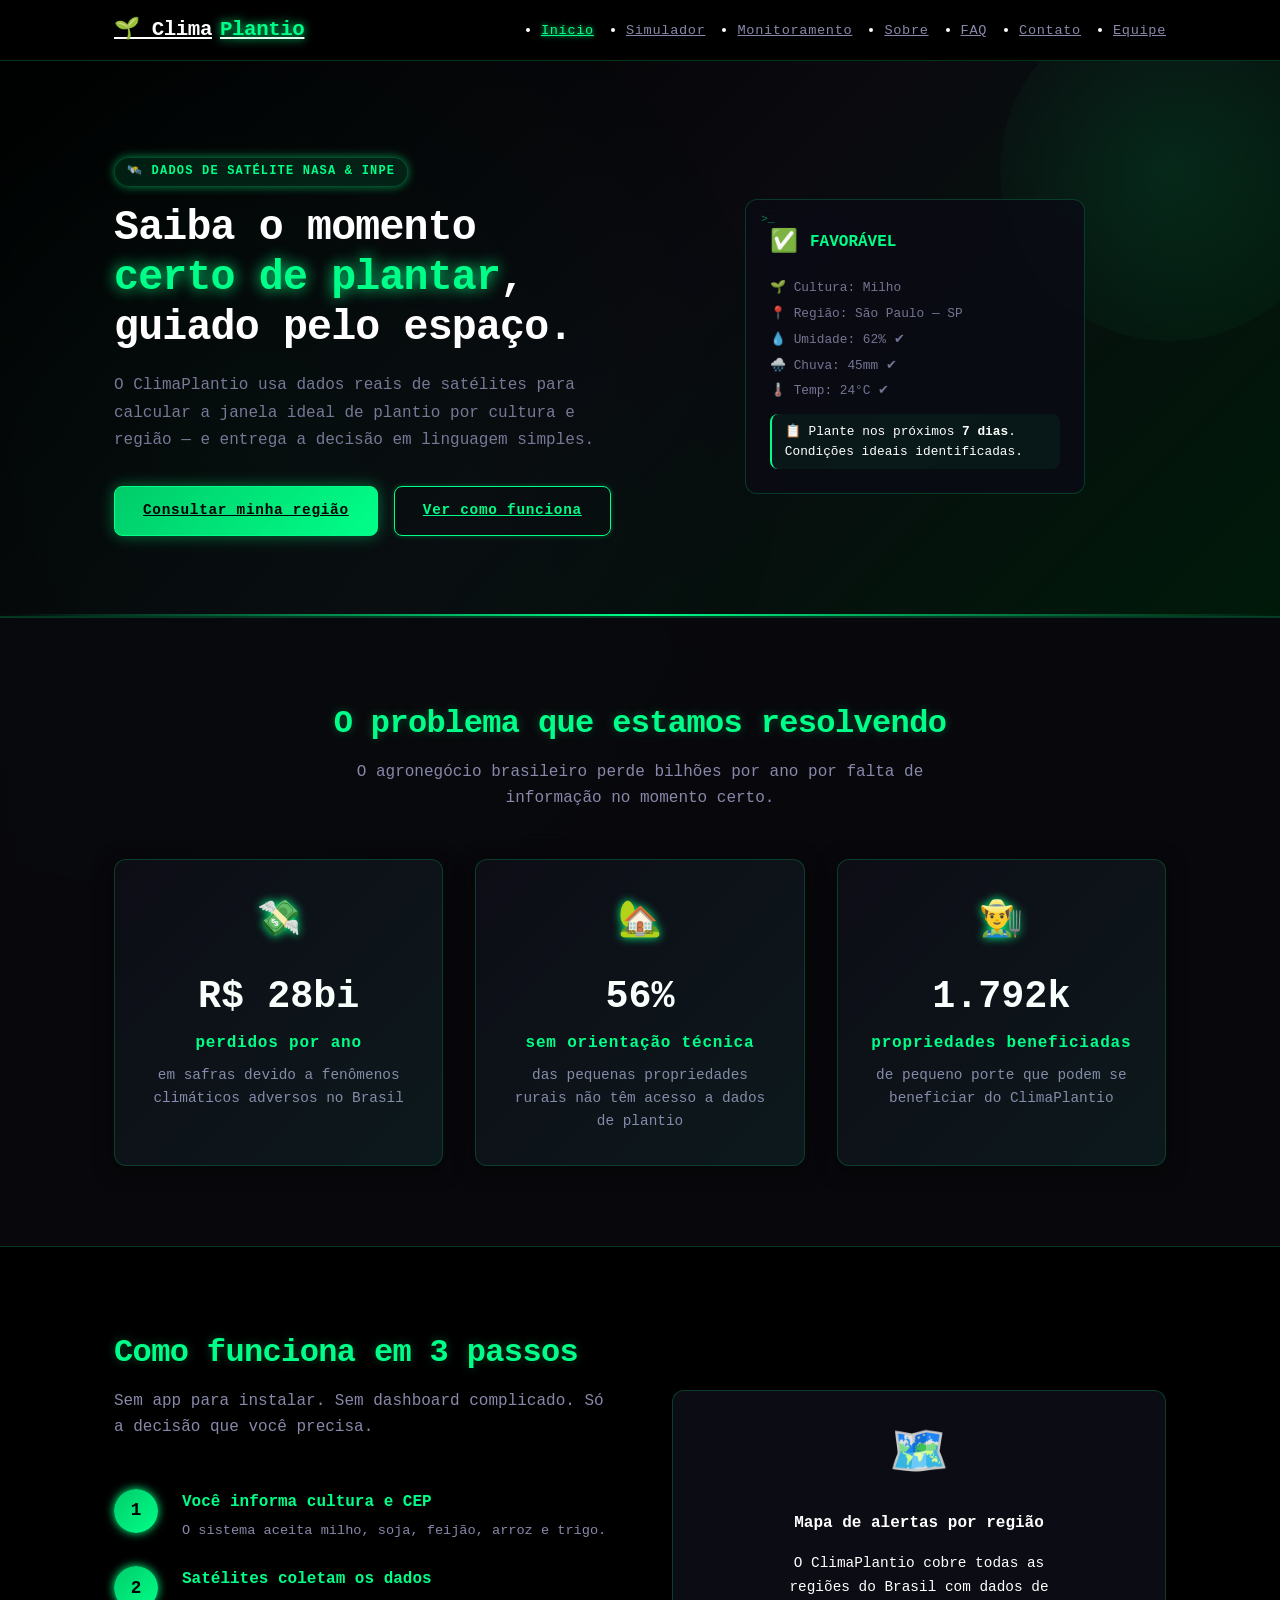
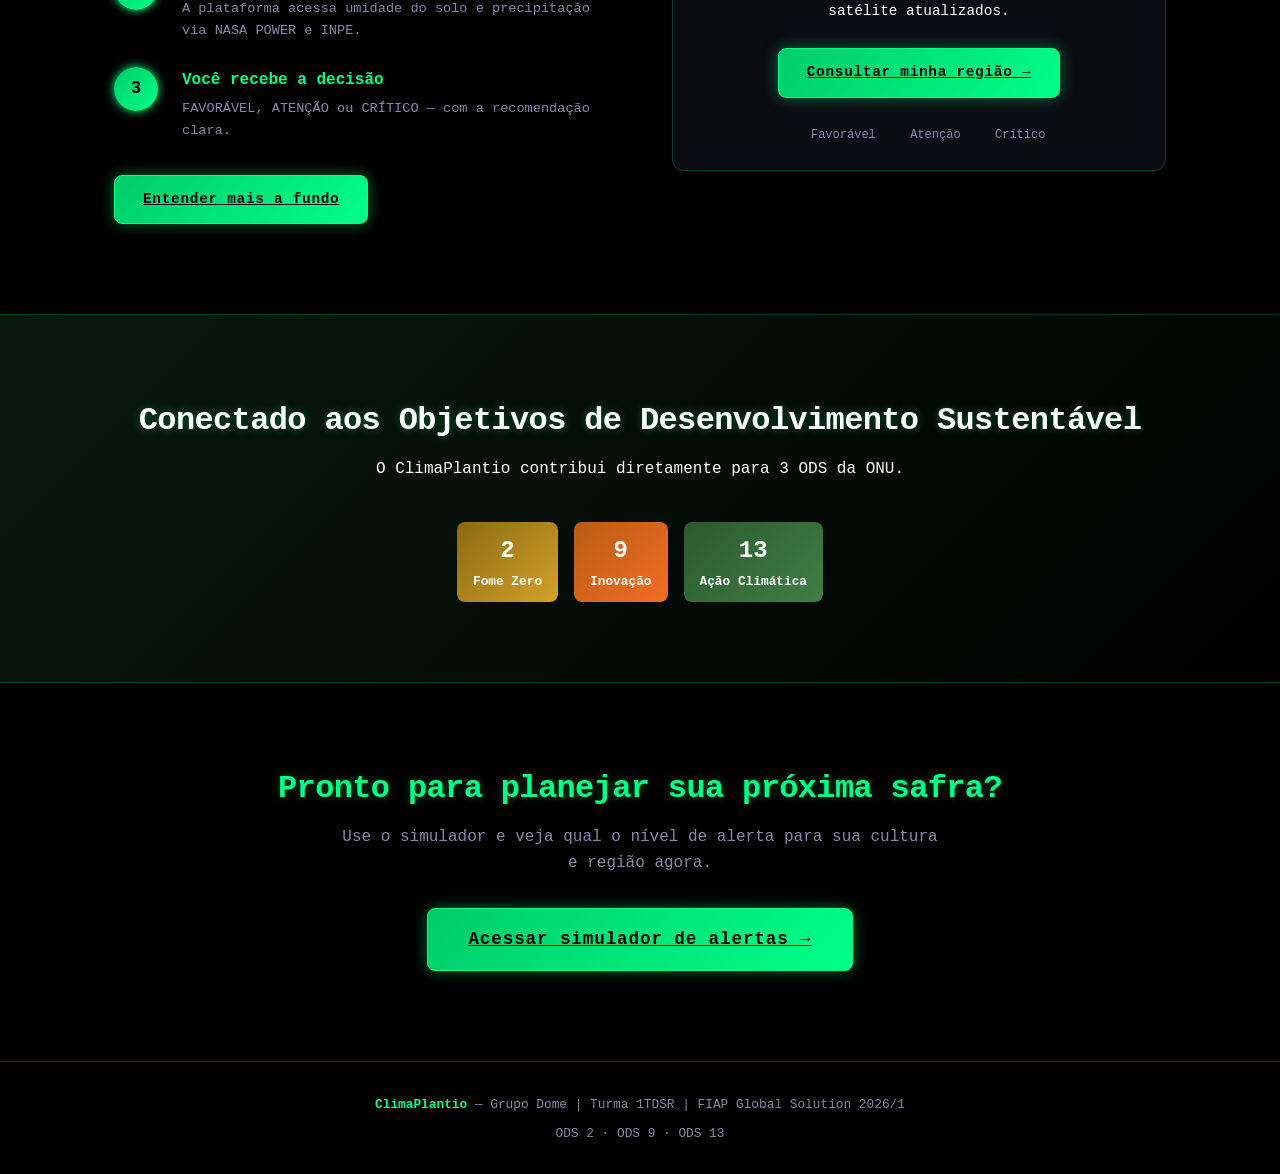
<file: index.html>
<!DOCTYPE html>
<html lang="pt-BR">

<head>
    <meta charset="UTF-8">
    <meta name="viewport" content="width=device-width, initial-scale=1.0">
    <title>ClimaPlantio — Alertas de Plantio via Satélite</title>
    <link rel="stylesheet" href="css/global.css">
    <link rel="stylesheet" href="css/index.css">
</head>

<body>

    <nav class="navbar">
        <div class="container navbar__inner">
            <a href="index.html" class="navbar__logo">🌱 Clima<span>Plantio</span></a>
            <ul class="navbar__links">
                <li><a href="index.html" class="ativo">Início</a></li>
                <li><a href="simulador.html">Simulador</a></li>
                <li><a href="monitoramento.html">Monitoramento</a></li>
                <li><a href="sobre.html">Sobre</a></li>
                <li><a href="faq.html">FAQ</a></li>
                <li><a href="contato.html">Contato</a></li>
                <li><a href="integrantes.html">Equipe</a></li>
            </ul>
            <button class="navbar__hamburguer" aria-label="Abrir menu">
                <span></span><span></span><span></span>
            </button>
        </div>
        <nav class="navbar__mobile">
            <a href="index.html">Início</a>
            <a href="simulador.html">Simulador</a>
            <a href="monitoramento.html">Monitoramento</a>
            <a href="sobre.html">Sobre</a>
            <a href="faq.html">FAQ</a>
            <a href="contato.html">Contato</a>
            <a href="integrantes.html">Equipe</a>
        </nav>
    </nav>

    <section class="hero">
        <div class="container hero__inner">
            <div>
                <div class="hero__tag">
                    <span class="tag tag--verde">🛰️ Dados de Satélite NASA &amp; INPE</span>
                </div>
                <h1 class="hero__titulo">
                    Saiba o momento <em>certo de plantar</em>, guiado pelo espaço.
                </h1>
                <p class="hero__desc">
                    O ClimaPlantio usa dados reais de satélites para calcular a janela ideal de plantio
                    por cultura e região — e entrega a decisão em linguagem simples.
                </p>
                <div class="hero__acoes">
                    <a href="simulador.html" class="btn btn--primario">Consultar minha região</a>
                    <a href="sobre.html" class="btn btn--outline">Ver como funciona</a>
                </div>
            </div>
            <div class="hero__visual">
                <div class="hero__card-alerta">
                    <div class="hero__card-nivel">
                        <span class="icone">✅</span> FAVORÁVEL
                    </div>
                    <div class="hero__card-item">🌱 Cultura: Milho</div>
                    <div class="hero__card-item">📍 Região: São Paulo — SP</div>
                    <div class="hero__card-item">💧 Umidade: 62% ✔</div>
                    <div class="hero__card-item">🌧️ Chuva: 45mm ✔</div>
                    <div class="hero__card-item">🌡️ Temp: 24°C ✔</div>
                    <div class="hero__card-msg">
                        📋 Plante nos próximos <strong>7 dias</strong>. Condições ideais identificadas.
                    </div>
                </div>
            </div>
        </div>
    </section>

    <section class="section section--cinza">
        <div class="container" style="text-align:center;">
            <h2 class="titulo-secao">O problema que estamos resolvendo</h2>
            <p class="subtitulo-secao" style="margin:0 auto 3rem;">O agronegócio brasileiro perde bilhões por ano por
                falta de informação no momento certo.</p>
            <div class="grid-3">
                <div class="card" style="text-align:center;">
                    <div class="card__icone">💸</div>
                    <div style="font-size:2.4rem;font-weight:800;color:var(--vermelho);">
                        R$ <span class="counter" data-target="40">0</span>bi
                    </div>
                    <div class="card__titulo">perdidos por ano</div>
                    <p class="card__texto">em safras devido a fenômenos climáticos adversos no Brasil</p>
                </div>
                <div class="card" style="text-align:center;">
                    <div class="card__icone">🏡</div>
                    <div style="font-size:2.4rem;font-weight:800;color:var(--amarelo);">
                        <span class="counter" data-target="70">0</span>%
                    </div>
                    <div class="card__titulo">sem orientação técnica</div>
                    <p class="card__texto">das pequenas propriedades rurais não têm acesso a dados de plantio</p>
                </div>
                <div class="card" style="text-align:center;">
                    <div class="card__icone">👨‍🌾</div>
                    <div style="font-size:2.4rem;font-weight:800;color:var(--verde-claro);">
                        <span class="counter" data-target="3800">0</span>k
                    </div>
                    <div class="card__titulo">propriedades beneficiadas</div>
                    <p class="card__texto">de pequeno porte que podem se beneficiar do ClimaPlantio</p>
                </div>
            </div>
        </div>
    </section>

    <section class="section">
        <div class="container">
            <div class="grid-2" style="align-items:center;gap:4rem;">
                <div>
                    <h2 class="titulo-secao">Como funciona em 3 passos</h2>
                    <p class="subtitulo-secao">Sem app para instalar. Sem dashboard complicado. Só a decisão que você
                        precisa.</p>
                    <div class="passos">
                        <div class="passo">
                            <div class="passo__num">1</div>
                            <div>
                                <div class="passo__titulo">Você informa cultura e CEP</div>
                                <p class="passo__texto">O sistema aceita milho, soja, feijão, arroz e trigo.</p>
                            </div>
                        </div>
                        <div class="passo">
                            <div class="passo__num">2</div>
                            <div>
                                <div class="passo__titulo">Satélites coletam os dados</div>
                                <p class="passo__texto">A plataforma acessa umidade do solo e precipitação via NASA
                                    POWER e INPE.</p>
                            </div>
                        </div>
                        <div class="passo">
                            <div class="passo__num">3</div>
                            <div>
                                <div class="passo__titulo">Você recebe a decisão</div>
                                <p class="passo__texto">FAVORÁVEL, ATENÇÃO ou CRÍTICO — com a recomendação clara.</p>
                            </div>
                        </div>
                    </div>
                    <div style="margin-top:2rem;">
                        <a href="sobre.html" class="btn btn--primario">Entender mais a fundo</a>
                    </div>
                </div>
                <div>
                    <div class="mapa-container">
                        <div style="font-size:3rem;">🗺️</div>
                        <p style="font-weight:600;color:var(--verde-escuro);">Mapa de alertas por região</p>
                        <p style="font-size:.9rem;color:var(--cinza-medio);max-width:280px;">
                            O ClimaPlantio cobre todas as regiões do Brasil com dados de satélite atualizados.
                        </p>
                        <a href="simulador.html" class="btn btn--primario" style="margin-top:.5rem;">Consultar minha
                            região →</a>
                        <div class="mapa-legenda">
                            <div class="mapa-legenda__item">
                                <div class="mapa-legenda__cor" style="background:var(--verde-claro);"></div> Favorável
                            </div>
                            <div class="mapa-legenda__item">
                                <div class="mapa-legenda__cor" style="background:var(--amarelo);"></div> Atenção
                            </div>
                            <div class="mapa-legenda__item">
                                <div class="mapa-legenda__cor" style="background:var(--vermelho);"></div> Crítico
                            </div>
                        </div>
                    </div>
                </div>
            </div>
        </div>
    </section>

    <section class="section section--verde">
        <div class="container" style="text-align:center;">
            <h2 class="titulo-secao titulo-secao--branco">Conectado aos Objetivos de Desenvolvimento Sustentável</h2>
            <p style="color:var(--verde-mint);margin-bottom:2.5rem;">O ClimaPlantio contribui diretamente para 3 ODS da
                ONU.</p>
            <div class="ods-grid">
                <div class="ods-badge ods-badge--2">
                    <span class="ods-badge__num">2</span>
                    Fome Zero
                </div>
                <div class="ods-badge ods-badge--9">
                    <span class="ods-badge__num">9</span>
                    Inovação
                </div>
                <div class="ods-badge ods-badge--13">
                    <span class="ods-badge__num">13</span>
                    Ação Climática
                </div>
            </div>
        </div>
    </section>

    <section class="section" style="text-align:center;">
        <div class="container">
            <h2 class="titulo-secao">Pronto para planejar sua próxima safra?</h2>
            <p class="subtitulo-secao" style="margin:0 auto 2rem;">Use o simulador e veja qual o nível de alerta para
                sua cultura e região agora.</p>
            <a href="simulador.html" class="btn btn--primario" style="font-size:1.1rem;padding:1rem 2.5rem;">
                Acessar simulador de alertas →
            </a>
        </div>
    </section>

    <footer class="footer">
        <div class="container">
            <p><strong>ClimaPlantio</strong> — Grupo Dome | Turma 1TDSR | FIAP Global Solution 2026/1</p>
            <p style="margin-top:.5rem;">ODS 2 · ODS 9 · ODS 13</p>
        </div>
    </footer>

    <script src="js/global.js"></script>
    <script src="js/index.js"></script>
</body>

</html>
</file>
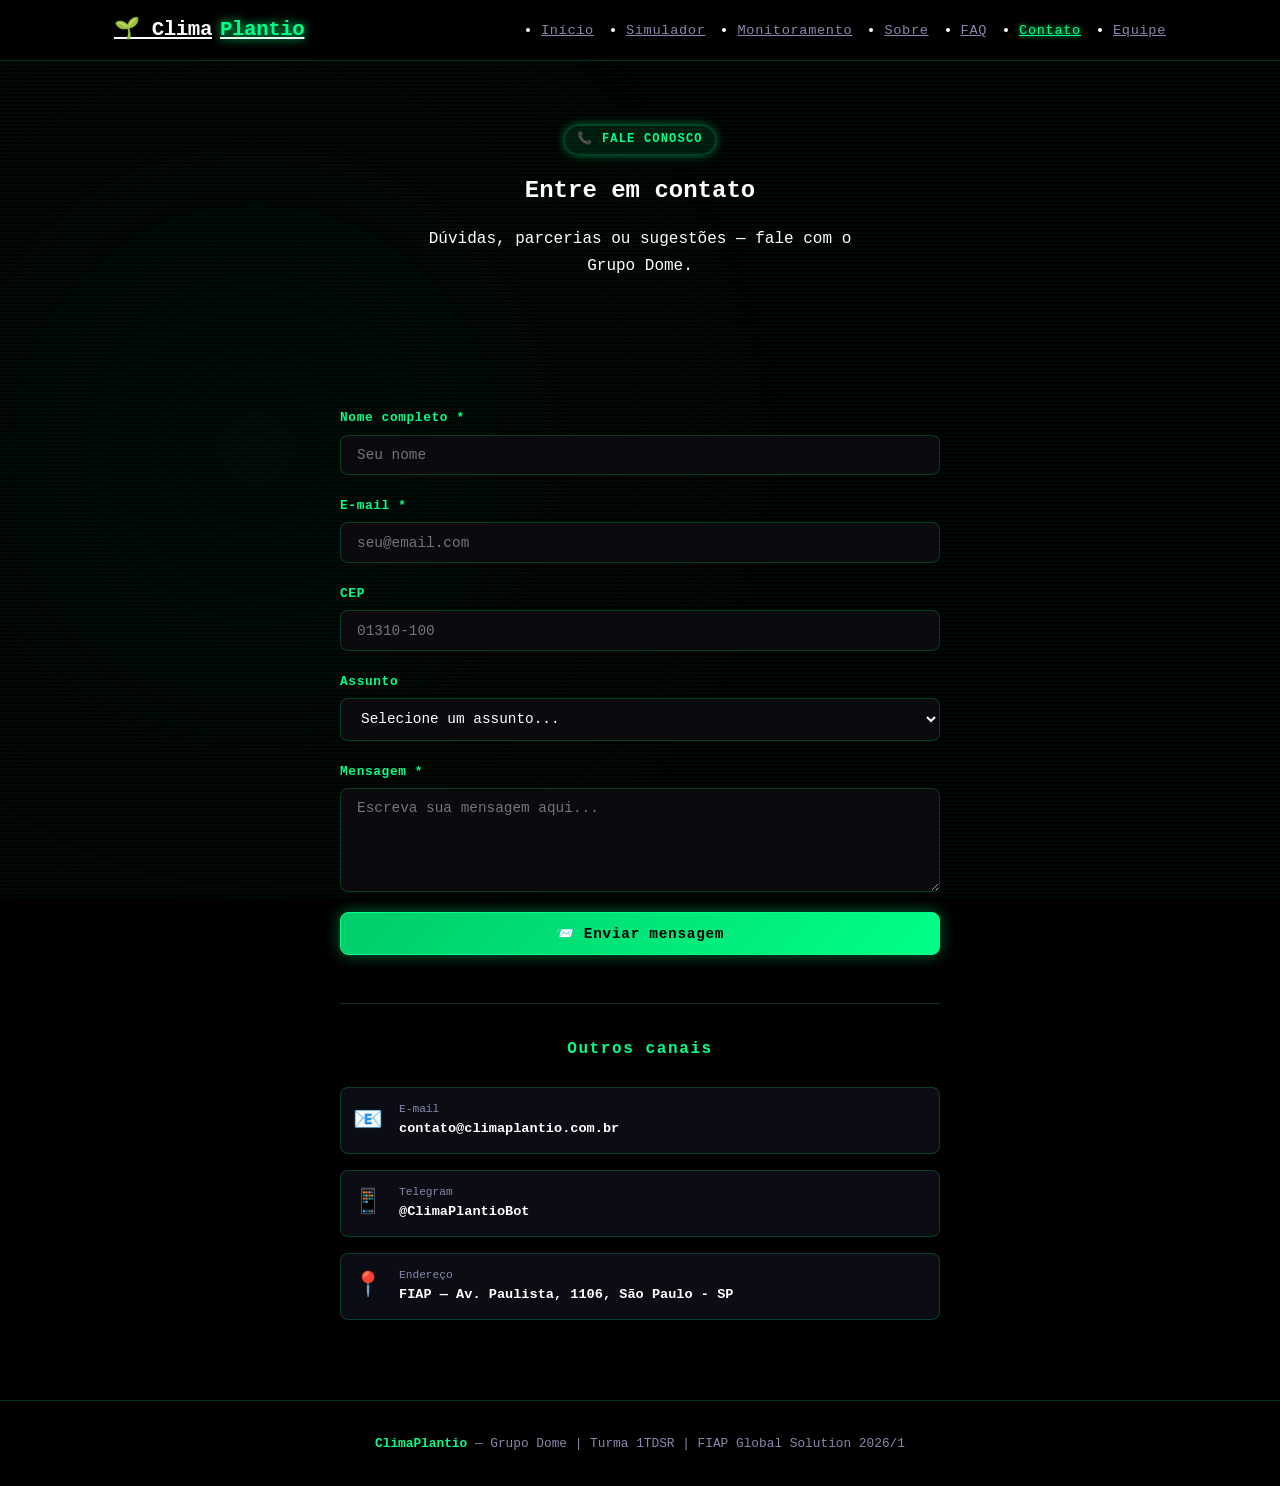
<file: contato.html>
<!DOCTYPE html>
<html lang="pt-BR">

<head>
    <meta charset="UTF-8">
    <meta name="viewport" content="width=device-width, initial-scale=1.0">
    <title>Contato — ClimaPlantio</title>
    <link rel="stylesheet" href="css/global.css">
    <link rel="stylesheet" href="css/contato.css">
</head>

<body>

    <nav class="navbar">
        <div class="container navbar__inner">
            <a href="index.html" class="navbar__logo">🌱 Clima<span>Plantio</span></a>
            <ul class="navbar__links">
                <li><a href="index.html">Início</a></li>
                <li><a href="simulador.html">Simulador</a></li>
                <li><a href="monitoramento.html">Monitoramento</a></li>
                <li><a href="sobre.html">Sobre</a></li>
                <li><a href="faq.html">FAQ</a></li>
                <li><a href="contato.html" class="ativo">Contato</a></li>
                <li><a href="integrantes.html">Equipe</a></li>
            </ul>
            <button class="navbar__hamburguer" aria-label="Abrir menu">
                <span></span><span></span><span></span>
            </button>
        </div>
        <nav class="navbar__mobile">
            <a href="index.html">Início</a>
            <a href="simulador.html">Simulador</a>
            <a href="monitoramento.html">Monitoramento</a>
            <a href="sobre.html">Sobre</a>
            <a href="faq.html">FAQ</a>
            <a href="contato.html">Contato</a>
            <a href="integrantes.html">Equipe</a>
        </nav>
    </nav>

    <section class="hero" style="padding:4rem 0 3rem;">
        <div class="container" style="text-align:center;">
            <span class="tag tag--verde" style="margin-bottom:1rem;display:inline-block;">📞 Fale Conosco</span>
            <h1 class="hero__titulo" style="max-width:540px;margin:0 auto 1rem;">Entre em contato</h1>
            <p class="hero__desc" style="max-width:480px;margin:0 auto;">Dúvidas, parcerias ou sugestões — fale com o
                Grupo Dome.</p>
        </div>
    </section>

    <section class="section">
        <div class="container">
            <form class="form" id="form-contato" novalidate>
                <div class="form__grupo">
                    <label class="form__label" for="nome">Nome completo *</label>
                    <input class="form__input" type="text" id="nome" placeholder="Seu nome" required>
                    <span class="form__erro" id="erro-nome"></span>
                </div>

                <div class="form__grupo">
                    <label class="form__label" for="email">E-mail *</label>
                    <input class="form__input" type="email" id="email" placeholder="seu@email.com" required>
                    <span class="form__erro" id="erro-email"></span>
                </div>

                <div class="form__grupo">
                    <label class="form__label" for="cep">CEP</label>
                    <input class="form__input" type="text" id="cep" placeholder="01310-100" maxlength="9">
                    <span class="form__erro" id="erro-cep"></span>
                </div>

                <div class="form__grupo">
                    <label class="form__label" for="assunto">Assunto</label>
                    <select class="form__select" id="assunto">
                        <option value="">Selecione um assunto...</option>
                        <option value="Dúvida">❓ Dúvida sobre o sistema</option>
                        <option value="Parceria">🤝 Proposta de parceria</option>
                        <option value="Sugestão">💡 Sugestão de melhoria</option>
                        <option value="Reportar problema">🐛 Reportar problema</option>
                        <option value="Outros">📝 Outros assuntos</option>
                    </select>
                </div>

                <div class="form__grupo">
                    <label class="form__label" for="mensagem">Mensagem *</label>
                    <textarea class="form__textarea" id="mensagem" placeholder="Escreva sua mensagem aqui..." rows="5"
                        required></textarea>
                    <span class="form__erro" id="erro-mensagem"></span>
                </div>

                <button type="submit" class="btn btn--primario">📨 Enviar mensagem</button>
            </form>

            <div class="form__sucesso" role="alert">
                ✅ Mensagem enviada com sucesso! Entraremos em contato em breve.
            </div>

            <!-- Informações de contato adicionais -->
            <div class="contato-info">
                <h3 class="contato-info__titulo">Outros canais</h3>
                <div class="contato-info__grid">
                    <div class="contato-info__item">
                        <div class="contato-info__icone">📧</div>
                        <div>
                            <div class="contato-info__label">E-mail</div>
                            <div class="contato-info__valor">contato@climaplantio.com.br</div>
                        </div>
                    </div>
                    <div class="contato-info__item">
                        <div class="contato-info__icone">📱</div>
                        <div>
                            <div class="contato-info__label">Telegram</div>
                            <div class="contato-info__valor">@ClimaPlantioBot</div>
                        </div>
                    </div>
                    <div class="contato-info__item">
                        <div class="contato-info__icone">📍</div>
                        <div>
                            <div class="contato-info__label">Endereço</div>
                            <div class="contato-info__valor">FIAP — Av. Paulista, 1106, São Paulo - SP</div>
                        </div>
                    </div>
                </div>
            </div>
        </div>
    </section>

    <footer class="footer">
        <div class="container">
            <p><strong>ClimaPlantio</strong> — Grupo Dome | Turma 1TDSR | FIAP Global Solution 2026/1</p>
        </div>
    </footer>

    <script src="js/global.js"></script>
    <script src="js/contato.js"></script>
</body>

</html>
</file>
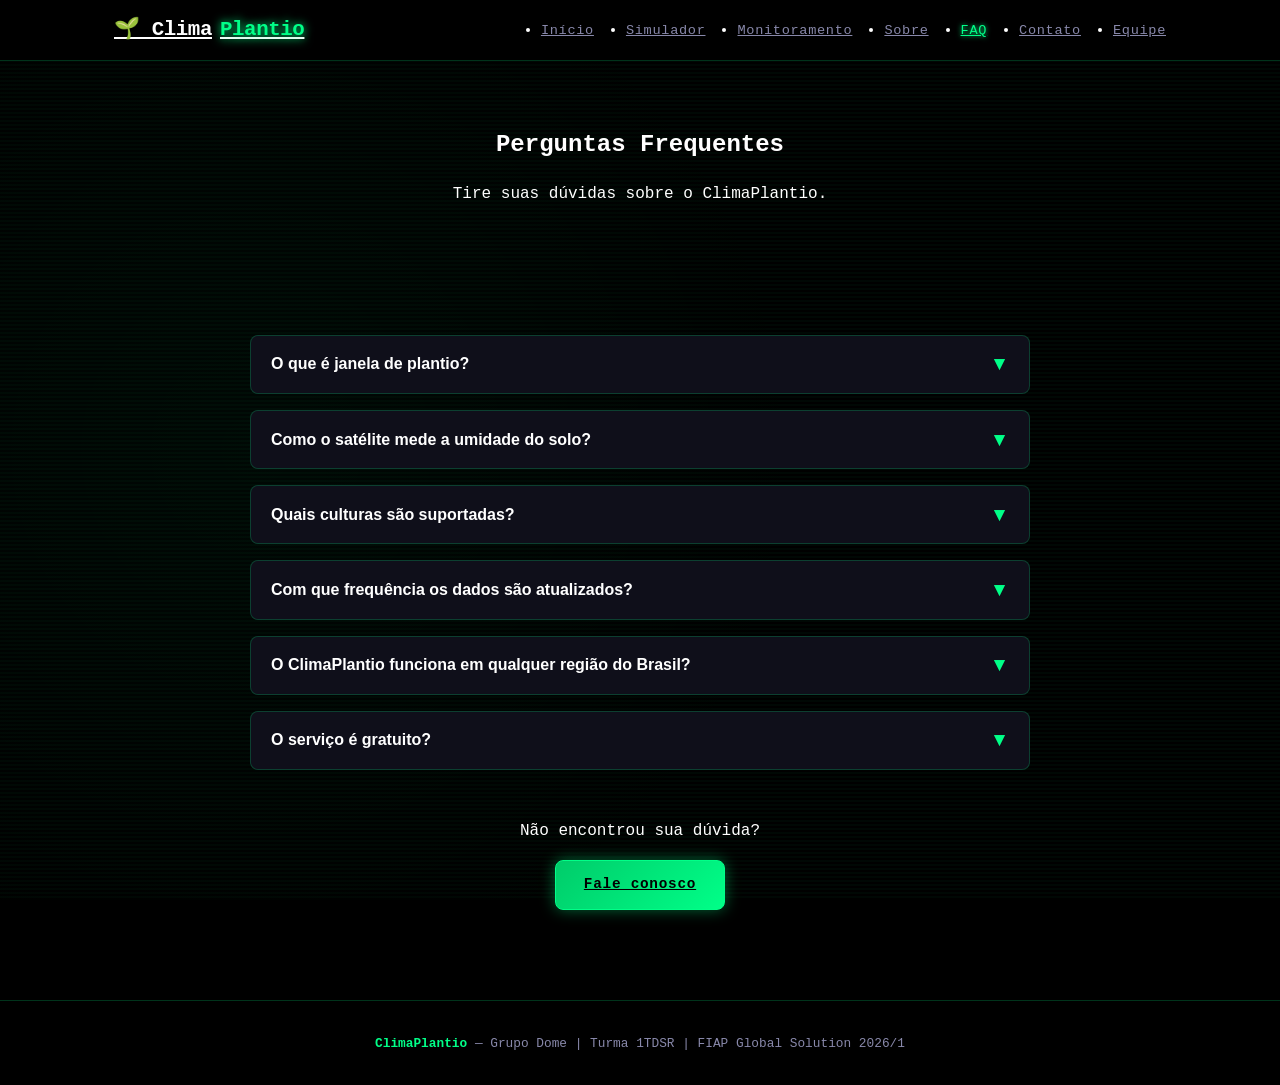
<file: faq.html>
<!DOCTYPE html>
<html lang="pt-BR">

<head>
    <meta charset="UTF-8">
    <meta name="viewport" content="width=device-width, initial-scale=1.0">
    <title>FAQ — ClimaPlantio</title>
    <link rel="stylesheet" href="css/global.css">
    <link rel="stylesheet" href="css/faq.css">
</head>

<body>

    <nav class="navbar">
        <div class="container navbar__inner">
            <a href="index.html" class="navbar__logo">🌱 Clima<span>Plantio</span></a>
            <ul class="navbar__links">
                <li><a href="index.html">Início</a></li>
                <li><a href="simulador.html">Simulador</a></li>
                <li><a href="monitoramento.html">Monitoramento</a></li>
                <li><a href="sobre.html">Sobre</a></li>
                <li><a href="faq.html" class="ativo">FAQ</a></li>
                <li><a href="contato.html">Contato</a></li>
                <li><a href="integrantes.html">Equipe</a></li>
            </ul>
            <button class="navbar__hamburguer" aria-label="Abrir menu">
                <span></span><span></span><span></span>
            </button>
        </div>
        <nav class="navbar__mobile">
            <a href="index.html">Início</a>
            <a href="simulador.html">Simulador</a>
            <a href="monitoramento.html">Monitoramento</a>
            <a href="sobre.html">Sobre</a>
            <a href="faq.html">FAQ</a>
            <a href="contato.html">Contato</a>
            <a href="integrantes.html">Equipe</a>
        </nav>
    </nav>

    <section class="hero" style="padding:4rem 0 3rem;">
        <div class="container" style="text-align:center;">
            <h1 class="hero__titulo" style="max-width:560px;margin:0 auto 1rem;">Perguntas Frequentes</h1>
            <p class="hero__desc" style="max-width:500px;margin:0 auto;">Tire suas dúvidas sobre o ClimaPlantio.</p>
        </div>
    </section>

    <section class="section">
        <div class="container">
            <div class="faq-lista">

                <div class="faq-item">
                    <button class="faq-item__pergunta">
                        O que é janela de plantio?
                        <span class="faq-item__seta">▼</span>
                    </button>
                    <div class="faq-item__resposta">
                        A janela de plantio é o período ideal em que as condições de solo, clima e temperatura estão
                        favoráveis para que uma cultura específica germine e cresça com menor risco de perdas.
                    </div>
                </div>

                <div class="faq-item">
                    <button class="faq-item__pergunta">
                        Como o satélite mede a umidade do solo?
                        <span class="faq-item__seta">▼</span>
                    </button>
                    <div class="faq-item__resposta">
                        Satélites como os da NASA usam sensores de micro-ondas que medem a reflexão eletromagnética da
                        superfície terrestre. A umidade do solo altera essa reflexão, permitindo calcular o teor de água
                        no solo.
                    </div>
                </div>

                <div class="faq-item">
                    <button class="faq-item__pergunta">
                        Quais culturas são suportadas?
                        <span class="faq-item__seta">▼</span>
                    </button>
                    <div class="faq-item__resposta">
                        O ClimaPlantio suporta cinco culturas: <strong>Milho, Soja, Feijão, Arroz e Trigo</strong>. Cada
                        uma tem parâmetros próprios de umidade, temperatura e precipitação.
                    </div>
                </div>

                <div class="faq-item">
                    <button class="faq-item__pergunta">
                        Com que frequência os dados são atualizados?
                        <span class="faq-item__seta">▼</span>
                    </button>
                    <div class="faq-item__resposta">
                        A API NASA POWER oferece dados com atualização diária. O INPE fornece dados semanais a mensais.
                        Na versão atual, os dados são simulados para demonstração.
                    </div>
                </div>

                <div class="faq-item">
                    <button class="faq-item__pergunta">
                        O ClimaPlantio funciona em qualquer região do Brasil?
                        <span class="faq-item__seta">▼</span>
                    </button>
                    <div class="faq-item__resposta">
                        Sim. O sistema identifica a região a partir do CEP informado. Atualmente cobrimos 10 estados com
                        dados simulados, com expansão prevista para todo o território nacional.
                    </div>
                </div>

                <div class="faq-item">
                    <button class="faq-item__pergunta">
                        O serviço é gratuito?
                        <span class="faq-item__seta">▼</span>
                    </button>
                    <div class="faq-item__resposta">
                        Sim! O produtor individual acessa gratuitamente. A monetização ocorre via assinatura B2B para
                        cooperativas e prefeituras.
                    </div>
                </div>

            </div>

            <div style="text-align:center;margin-top:3rem;">
                <p style="color:var(--cinza-medio);margin-bottom:1rem;">Não encontrou sua dúvida?</p>
                <a href="contato.html" class="btn btn--primario">Fale conosco</a>
            </div>
        </div>
    </section>

    <footer class="footer">
        <div class="container">
            <p><strong>ClimaPlantio</strong> — Grupo Dome | Turma 1TDSR | FIAP Global Solution 2026/1</p>
        </div>
    </footer>

    <script src="js/global.js"></script>
</body>

</html>
</file>
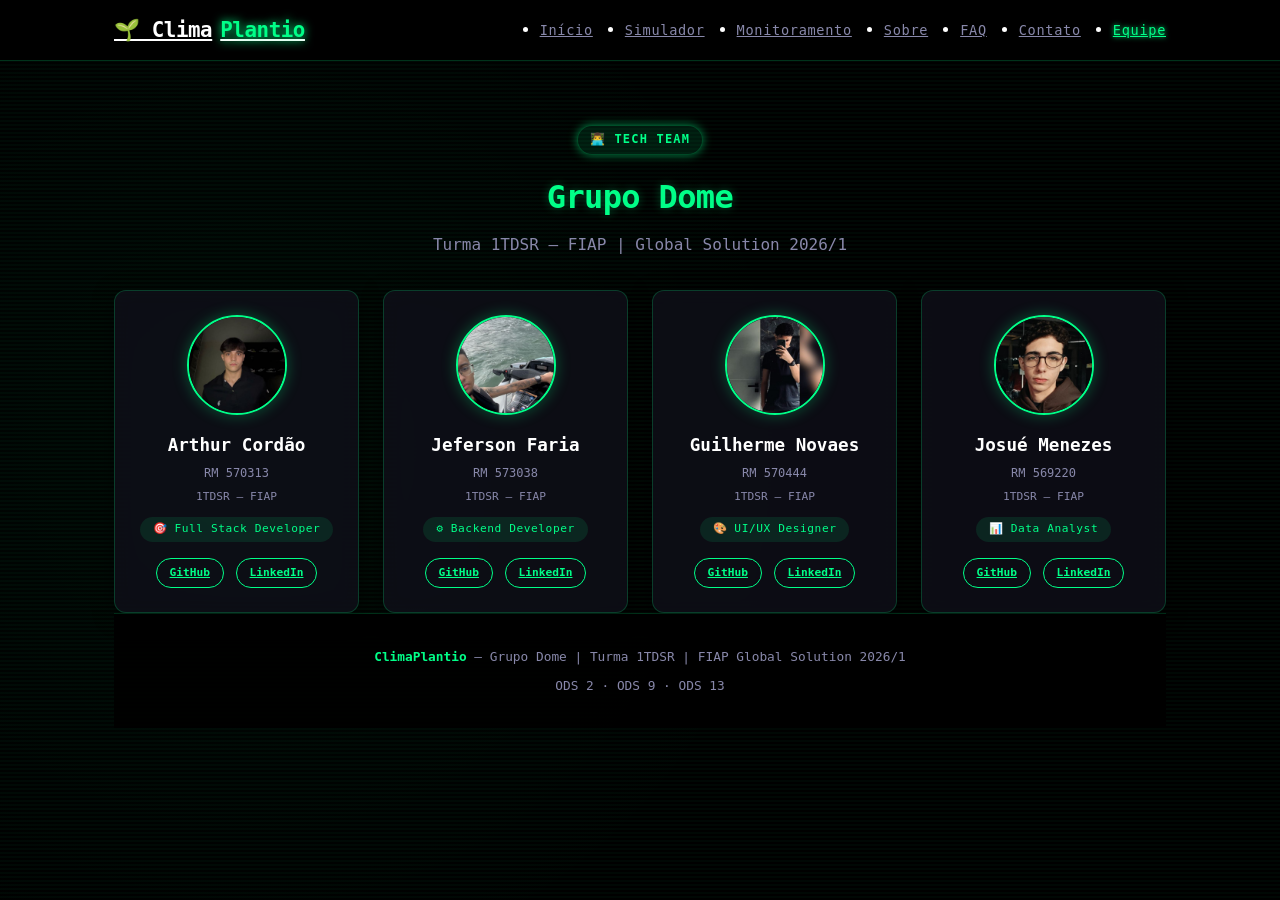
<file: integrantes.html>
<!DOCTYPE html>
<html lang="pt-BR">

<head>
    <meta charset="UTF-8">
    <meta name="viewport" content="width=device-width, initial-scale=1.0">
    <title>Equipe — ClimaPlantio</title>
    <link rel="stylesheet" href="css/global.css">
    <link rel="stylesheet" href="css/integrantes.css">
</head>

<body>

    <nav class="navbar">
        <div class="container navbar__inner">
            <a href="index.html" class="navbar__logo">🌱 Clima<span>Plantio</span></a>
            <ul class="navbar__links">
                <li><a href="index.html">Início</a></li>
                <li><a href="simulador.html">Simulador</a></li>
                <li><a href="monitoramento.html">Monitoramento</a></li>
                <li><a href="sobre.html">Sobre</a></li>
                <li><a href="faq.html">FAQ</a></li>
                <li><a href="contato.html">Contato</a></li>
                <li><a href="integrantes.html" class="ativo">Equipe</a></li>
            </ul>
            <button class="navbar__hamburguer" aria-label="Abrir menu">
                <span></span><span></span><span></span>
            </button>
        </div>
        <nav class="navbar__mobile">
            <a href="index.html">Início</a>
            <a href="simulador.html">Simulador</a>
            <a href="monitoramento.html">Monitoramento</a>
            <a href="sobre.html">Sobre</a>
            <a href="faq.html">FAQ</a>
            <a href="contato.html">Contato</a>
            <a href="integrantes.html">Equipe</a>
        </nav>
    </nav>

    <section style="padding:4rem 0 2rem;">
        <div class="container" style="text-align:center;">
            <span class="tag tag--verde" style="margin-bottom:1rem;display:inline-block;">👨‍💻 TECH TEAM</span>
            <h1 class="titulo-secao" style="margin-bottom:0.5rem;">Grupo Dome</h1>
            <p class="subtitulo-secao" style="margin:0 auto;">Turma 1TDSR — FIAP | Global Solution 2026/1</p>
        </div>
    </section>

    <section class="section" style="padding-top:0;">
        <div class="container">
            <div class="grid-4">

                <!-- Integrante 1 - Arthur Cordão -->
                <div class="integrante-card">
                    <div class="integrante-card__foto">
                        <img src="assets/Arthur.jpg" alt="Foto de Arthur Cordão">
                    </div>
                    <div class="integrante-card__nome">Arthur Cordão</div>
                    <div class="integrante-card__rm">RM 570313</div>
                    <div class="integrante-card__turma">1TDSR — FIAP</div>
                    <div class="integrante-card__funcao">🎯 Full Stack Developer</div>
                    <div class="integrante-card__links">
                        <a href="https://github.com/arthurcordao" target="_blank"
                            class="integrante-card__link">GitHub</a>
                        <a href="https://linkedin.com/in/arthurcordao" target="_blank"
                            class="integrante-card__link">LinkedIn</a>
                    </div>
                </div>

                <!-- Integrante 2 - Jeferson Faria -->
                <div class="integrante-card">
                    <div class="integrante-card__foto">
                        <img src="assets/Jefferson.jpg" alt="Foto de Jeferson Faria">
                    </div>
                    <div class="integrante-card__nome">Jeferson Faria</div>
                    <div class="integrante-card__rm">RM 573038</div>
                    <div class="integrante-card__turma">1TDSR — FIAP</div>
                    <div class="integrante-card__funcao">⚙️ Backend Developer</div>
                    <div class="integrante-card__links">
                        <a href="https://github.com/jefersonfaria" target="_blank"
                            class="integrante-card__link">GitHub</a>
                        <a href="https://linkedin.com/in/jefersonfaria" target="_blank"
                            class="integrante-card__link">LinkedIn</a>
                    </div>
                </div>

                <!-- Integrante 3 - Guilherme Novaes -->
                <div class="integrante-card">
                    <div class="integrante-card__foto">
                        <img src="assets/Guilherme.jpg" alt="Foto de Guilherme Novaes">
                    </div>
                    <div class="integrante-card__nome">Guilherme Novaes</div>
                    <div class="integrante-card__rm">RM 570444</div>
                    <div class="integrante-card__turma">1TDSR — FIAP</div>
                    <div class="integrante-card__funcao">🎨 UI/UX Designer</div>
                    <div class="integrante-card__links">
                        <a href="https://github.com/guilhermenovaes" target="_blank"
                            class="integrante-card__link">GitHub</a>
                        <a href="https://linkedin.com/in/guilhermenovaes" target="_blank"
                            class="integrante-card__link">LinkedIn</a>
                    </div>
                </div>

                <!-- Integrante 4 - Josué Menezes -->
                <div class="integrante-card">
                    <div class="integrante-card__foto">
                        <img src="assets/Josue.png" alt="Foto de Josué Menezes">
                    </div>
                    <div class="integrante-card__nome">Josué Menezes</div>
                    <div class="integrante-card__rm">RM 569220</div>
                    <div class="integrante-card__turma">1TDSR — FIAP</div>
                    <div class="integrante-card__funcao">📊 Data Analyst</div>
                    <div class="integrante-card__links">
                        <a href="https://github.com/josuemenezes" target="_blank"
                            class="integrante-card__link">GitHub</a>
                        <a href="https://linkedin.com/in/josuemenezes" target="_blank"
                            class="integrante-card__link">LinkedIn</a>
                    </div>
                </div>

            </div>
    <footer class="footer">
        <div class="container">
            <p><strong>ClimaPlantio</strong> — Grupo Dome | Turma 1TDSR | FIAP Global Solution 2026/1</p>
            <p style="margin-top:.5rem;">ODS 2 · ODS 9 · ODS 13</p>
        </div>
    </footer>

    <script src="js/global.js"></script>
</body>

</html>
</file>
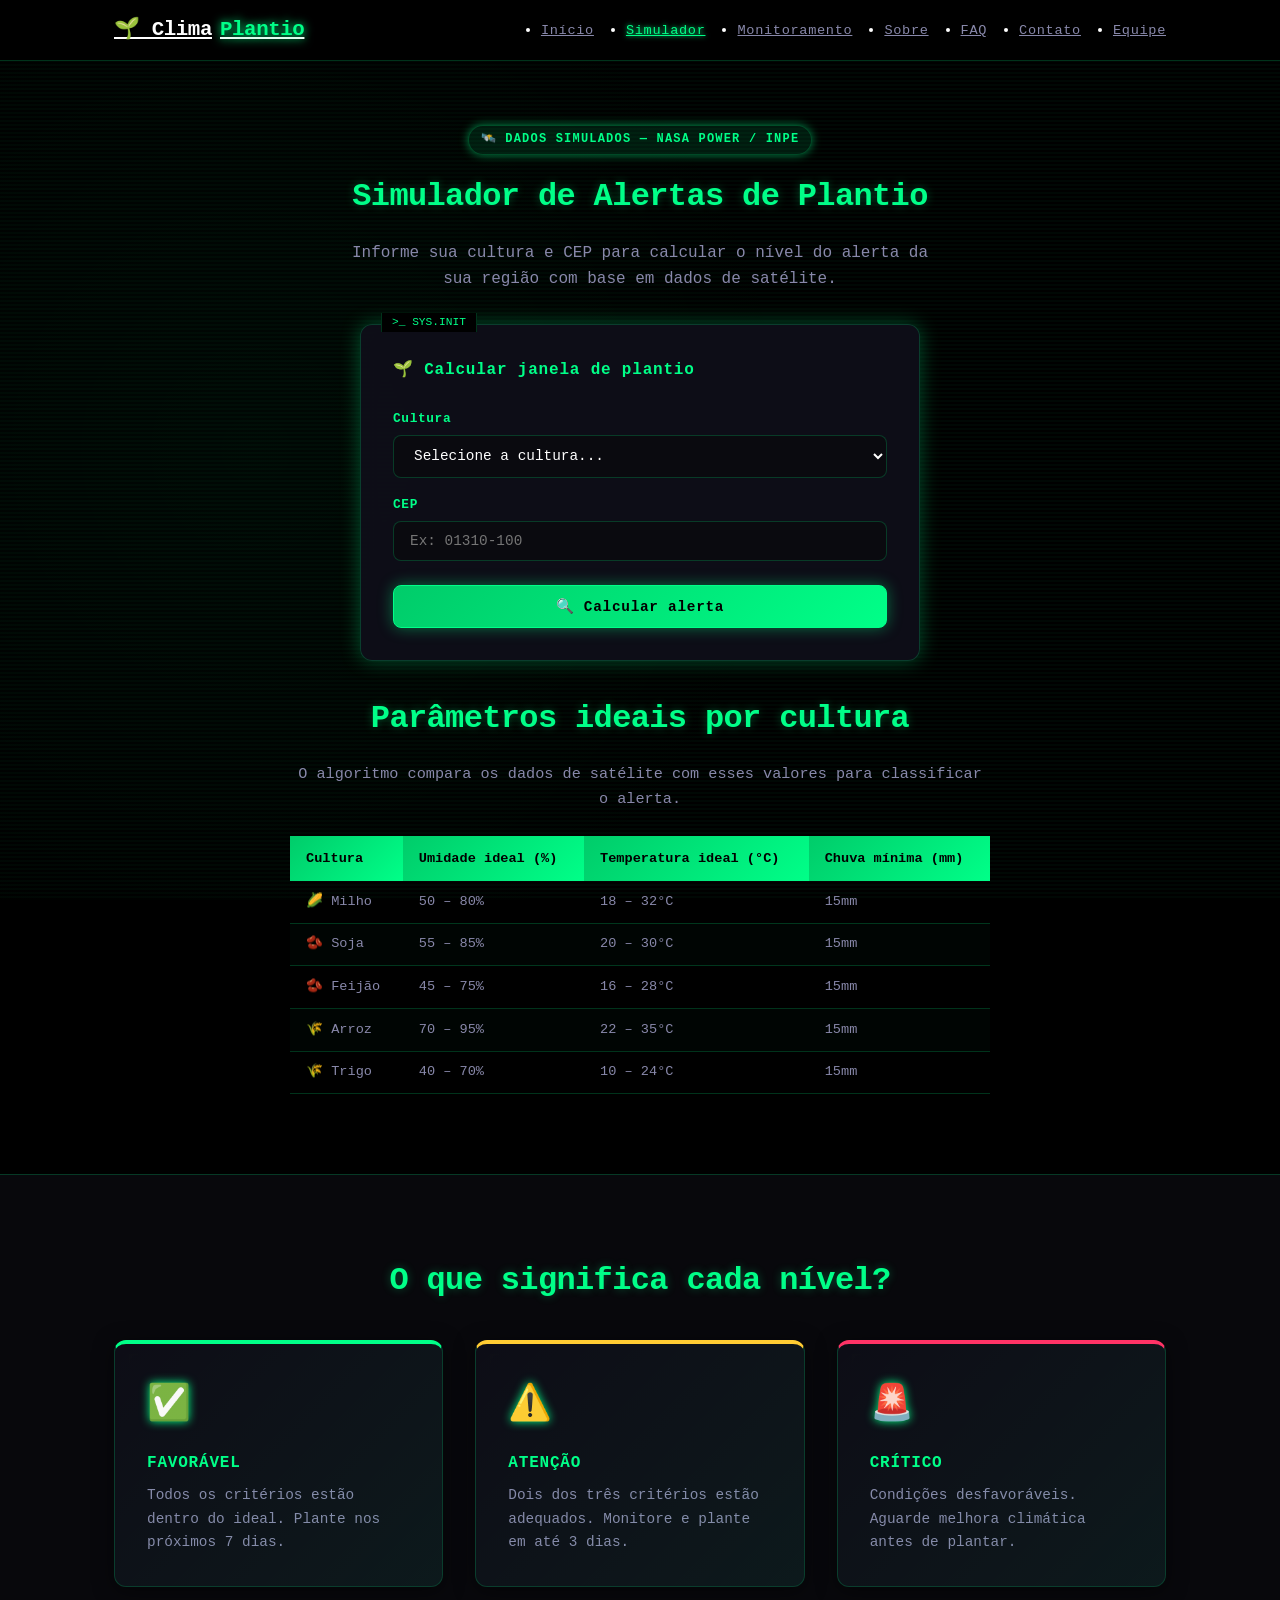
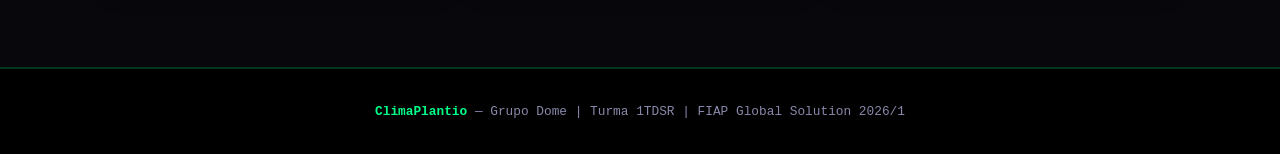
<file: simulador.html>
<!DOCTYPE html>
<html lang="pt-BR">

<head>
    <meta charset="UTF-8">
    <meta name="viewport" content="width=device-width, initial-scale=1.0">
    <title>Simulador de Alertas — ClimaPlantio</title>
    <link rel="stylesheet" href="css/global.css">
    <link rel="stylesheet" href="css/simulador.css">
</head>

<body>

    <nav class="navbar">
        <div class="container navbar__inner">
            <a href="index.html" class="navbar__logo">🌱 Clima<span>Plantio</span></a>
            <ul class="navbar__links">
                <li><a href="index.html">Início</a></li>
                <li><a href="simulador.html" class="ativo">Simulador</a></li>
                <li><a href="monitoramento.html">Monitoramento</a></li>
                <li><a href="sobre.html">Sobre</a></li>
                <li><a href="faq.html">FAQ</a></li>
                <li><a href="contato.html">Contato</a></li>
                <li><a href="integrantes.html">Equipe</a></li>
            </ul>
            <button class="navbar__hamburguer" aria-label="Abrir menu">
                <span></span><span></span><span></span>
            </button>
        </div>
        <nav class="navbar__mobile">
            <a href="index.html">Início</a>
            <a href="simulador.html">Simulador</a>
            <a href="monitoramento.html">Monitoramento</a>
            <a href="sobre.html">Sobre</a>
            <a href="faq.html">FAQ</a>
            <a href="contato.html">Contato</a>
            <a href="integrantes.html">Equipe</a>
        </nav>
    </nav>

    <section style="padding:4rem 0 2rem;">
        <div class="container" style="text-align:center;">
            <span class="tag tag--verde" style="margin-bottom:1rem;display:inline-block;">🛰️ Dados simulados — NASA
                POWER / INPE</span>
            <h1 class="titulo-secao" style="margin-bottom:1rem;">Simulador de Alertas de Plantio</h1>
            <p class="subtitulo-secao" style="margin:0 auto;">
                Informe sua cultura e CEP para calcular o nível do alerta da sua região com base em dados de satélite.
            </p>
        </div>
    </section>

    <section class="section" style="padding-top:0;">
        <div class="container">
            <div class="simulador">
                <div class="simulador__titulo">🌱 Calcular janela de plantio</div>

                <div class="form__grupo">
                    <label class="form__label" for="cultura-select">Cultura</label>
                    <select class="form__select" id="cultura-select">
                        <option value="">Selecione a cultura...</option>
                        <option value="Milho">🌽 Milho</option>
                        <option value="Soja">🫘 Soja</option>
                        <option value="Feijão">🫘 Feijão</option>
                        <option value="Arroz">🌾 Arroz</option>
                        <option value="Trigo">🌾 Trigo</option>
                    </select>
                </div>

                <div class="form__grupo">
                    <label class="form__label" for="cep-simulador">CEP</label>
                    <input class="form__input" type="text" id="cep-simulador" placeholder="Ex: 01310-100" maxlength="9">
                    <span class="form__erro" id="erro-cep-simulador">CEP inválido. Digite um CEP com 8 dígitos.</span>
                </div>

                <button class="btn btn--primario" id="btn-simular" style="width:100%;margin-top:.5rem;">
                    🔍 Calcular alerta
                </button>

                <div id="resultado-simulador" class="simulador__resultado" style="display:none;"></div>
            </div>

            <div style="max-width:700px;margin:0 auto;">
                <h2 class="titulo-secao" style="text-align:center;margin-bottom:1rem;">Parâmetros ideais por cultura
                </h2>
                <p style="text-align:center;color:var(--gray);margin-bottom:1.5rem;font-size:.95rem;">
                    O algoritmo compara os dados de satélite com esses valores para classificar o alerta.
                </p>
                <table class="tabela-culturas">
                    <thead>
                        <tr>
                            <th>Cultura</th>
                            <th>Umidade ideal (%)</th>
                            <th>Temperatura ideal (°C)</th>
                            <th>Chuva mínima (mm)</th>
                        </tr>
                    </thead>
                    <tbody>
                        <tr>
                            <td>🌽 Milho</td>
                            <td>50 – 80%</td>
                            <td>18 – 32°C</td>
                            <td>15mm</td>
                        </tr>
                        <tr>
                            <td>🫘 Soja</td>
                            <td>55 – 85%</td>
                            <td>20 – 30°C</td>
                            <td>15mm</td>
                        </tr>
                        <tr>
                            <td>🫘 Feijão</td>
                            <td>45 – 75%</td>
                            <td>16 – 28°C</td>
                            <td>15mm</td>
                        </tr>
                        <tr>
                            <td>🌾 Arroz</td>
                            <td>70 – 95%</td>
                            <td>22 – 35°C</td>
                            <td>15mm</td>
                        </tr>
                        <tr>
                            <td>🌾 Trigo</td>
                            <td>40 – 70%</td>
                            <td>10 – 24°C</td>
                            <td>15mm</td>
                        </tr>
                    </tbody>
                </table>
            </div>
        </div>
    </section>

    <section class="section section--cinza">
        <div class="container">
            <h2 class="titulo-secao" style="text-align:center;">O que significa cada nível?</h2>
            <div class="grid-3" style="margin-top:2rem;">
                <div class="card" style="border-top:4px solid var(--green);">
                    <div class="card__icone">✅</div>
                    <div class="card__titulo">FAVORÁVEL</div>
                    <p class="card__texto">Todos os critérios estão dentro do ideal. Plante nos próximos 7 dias.</p>
                </div>
                <div class="card" style="border-top:4px solid var(--yellow);">
                    <div class="card__icone">⚠️</div>
                    <div class="card__titulo">ATENÇÃO</div>
                    <p class="card__texto">Dois dos três critérios estão adequados. Monitore e plante em até 3 dias.</p>
                </div>
                <div class="card" style="border-top:4px solid var(--red);">
                    <div class="card__icone">🚨</div>
                    <div class="card__titulo">CRÍTICO</div>
                    <p class="card__texto">Condições desfavoráveis. Aguarde melhora climática antes de plantar.</p>
                </div>
            </div>
        </div>
    </section>

    <footer class="footer">
        <div class="container">
            <p><strong>ClimaPlantio</strong> — Grupo Dome | Turma 1TDSR | FIAP Global Solution 2026/1</p>
        </div>
    </footer>

    <script src="js/global.js"></script>
    <script src="js/simulador.js"></script>
</body>

</html>
</file>
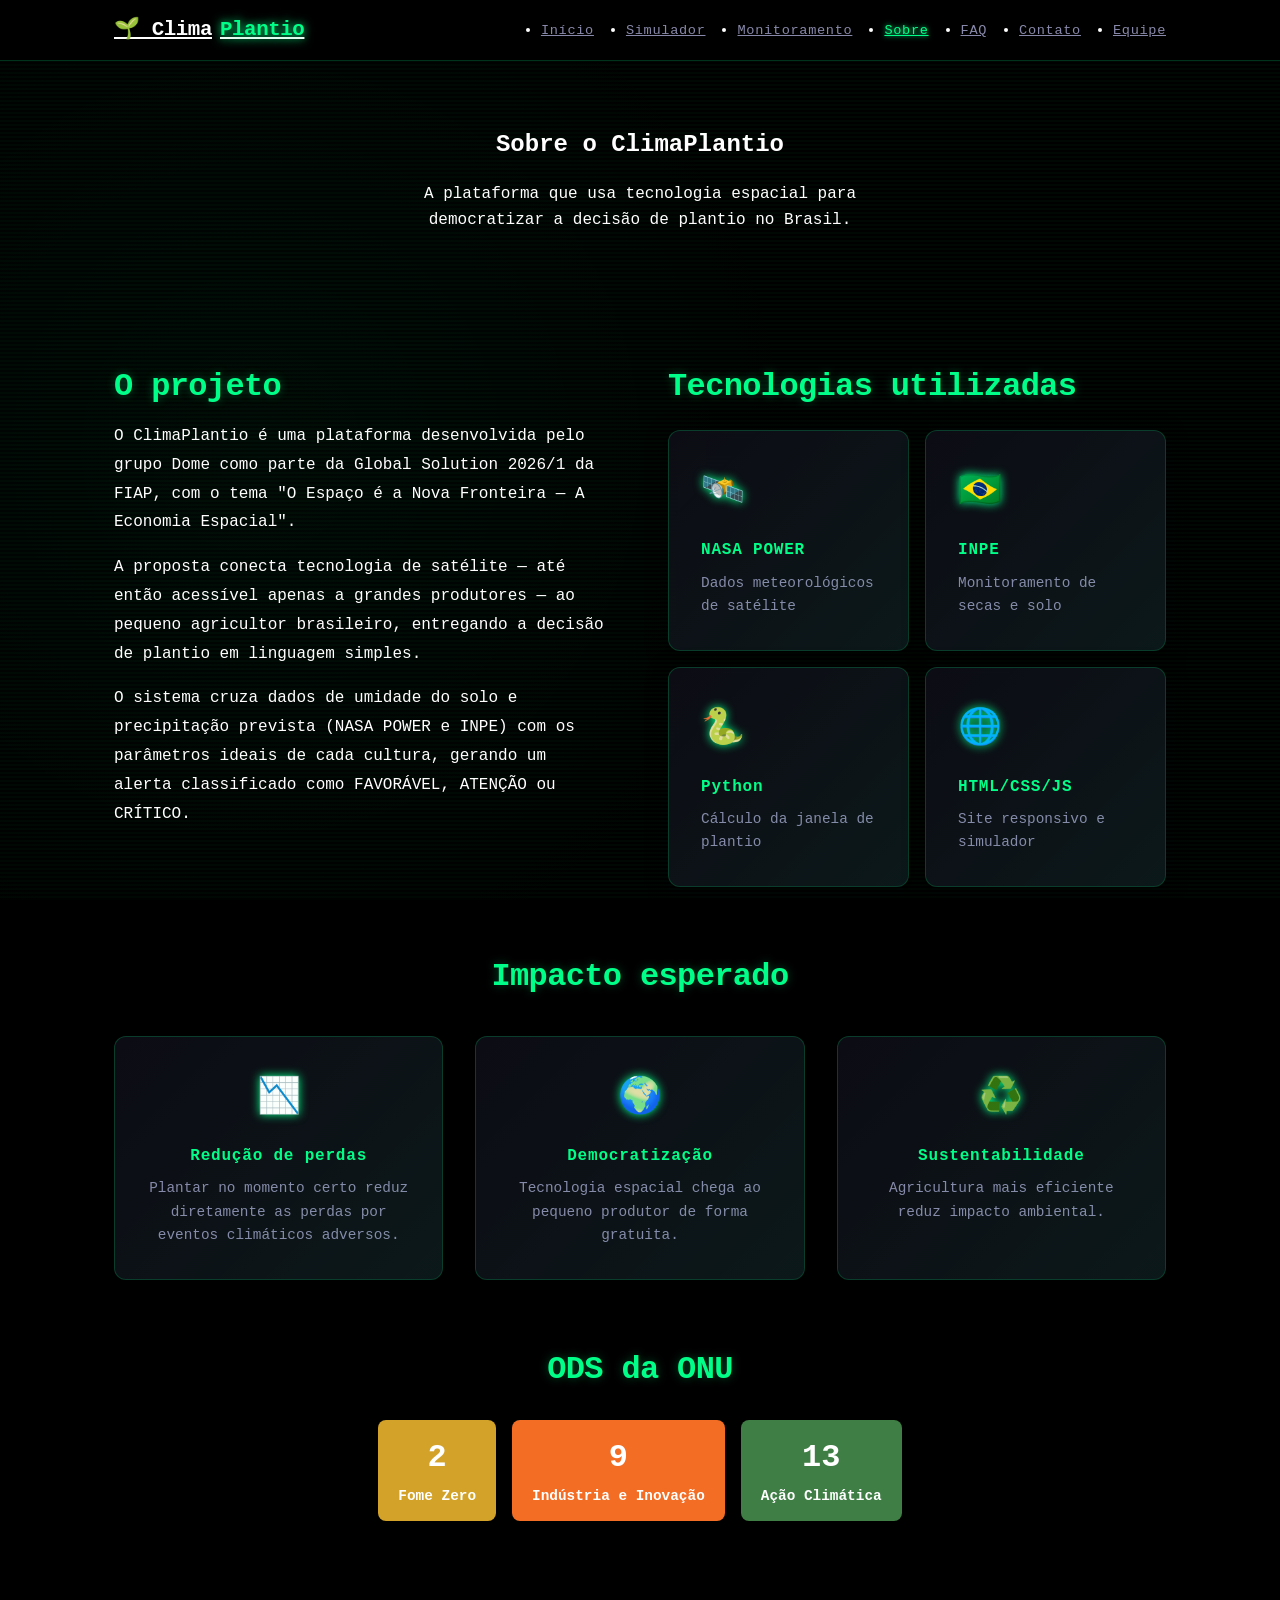
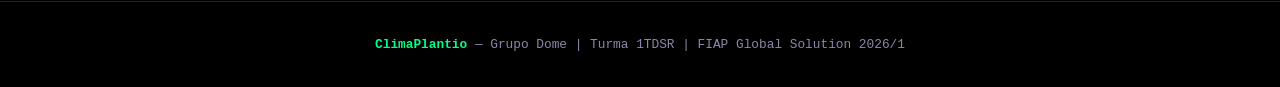
<file: sobre.html>
<!DOCTYPE html>
<html lang="pt-BR">

<head>
  <meta charset="UTF-8">
  <meta name="viewport" content="width=device-width, initial-scale=1.0">
  <title>Sobre — ClimaPlantio</title>
  <link rel="stylesheet" href="css/global.css">
  <link rel="stylesheet" href="css/sobre.css">
</head>

<body>

  <nav class="navbar">
    <div class="container navbar__inner">
      <a href="index.html" class="navbar__logo">🌱 Clima<span>Plantio</span></a>
      <ul class="navbar__links">
        <li><a href="index.html">Início</a></li>
        <li><a href="simulador.html">Simulador</a></li>
        <li><a href="monitoramento.html">Monitoramento</a></li>
        <li><a href="sobre.html" class="ativo">Sobre</a></li>
        <li><a href="faq.html">FAQ</a></li>
        <li><a href="contato.html">Contato</a></li>
        <li><a href="integrantes.html">Equipe</a></li>
      </ul>
      <button class="navbar__hamburguer" aria-label="Abrir menu">
        <span></span><span></span><span></span>
      </button>
    </div>
    <nav class="navbar__mobile">
      <a href="index.html">Início</a>
      <a href="simulador.html">Simulador</a>
      <a href="monitoramento.html">Monitoramento</a>
      <a href="sobre.html">Sobre</a>
      <a href="faq.html">FAQ</a>
      <a href="contato.html">Contato</a>
      <a href="integrantes.html">Equipe</a>
    </nav>
  </nav>

  <section class="hero" style="padding:4rem 0 3rem;">
    <div class="container" style="text-align:center;">
      <h1 class="hero__titulo" style="max-width:620px;margin:0 auto 1rem;">Sobre o ClimaPlantio</h1>
      <p class="hero__desc" style="max-width:540px;margin:0 auto;">
        A plataforma que usa tecnologia espacial para democratizar a decisão de plantio no Brasil.
      </p>
    </div>
  </section>

  <section class="section">
    <div class="container">
      <div class="grid-2" style="align-items:start;gap:3.5rem;">
        <div>
          <h2 class="titulo-secao">O projeto</h2>
          <p style="color:var(--cinza-medio);line-height:1.8;margin-bottom:1rem;">
            O ClimaPlantio é uma plataforma desenvolvida pelo grupo Dome como parte da Global Solution 2026/1 da FIAP,
            com o tema "O Espaço é a Nova Fronteira — A Economia Espacial".
          </p>
          <p style="color:var(--cinza-medio);line-height:1.8;margin-bottom:1rem;">
            A proposta conecta tecnologia de satélite — até então acessível apenas a grandes produtores — ao
            pequeno agricultor brasileiro, entregando a decisão de plantio em linguagem simples.
          </p>
          <p style="color:var(--cinza-medio);line-height:1.8;">
            O sistema cruza dados de umidade do solo e precipitação prevista (NASA POWER e INPE) com os
            parâmetros ideais de cada cultura, gerando um alerta classificado como FAVORÁVEL, ATENÇÃO ou CRÍTICO.
          </p>
        </div>
        <div>
          <h2 class="titulo-secao">Tecnologias utilizadas</h2>
          <div class="grid-2" style="gap:1rem;margin-top:1rem;">
            <div class="card">
              <div class="card__icone">🛰️</div>
              <div class="card__titulo">NASA POWER</div>
              <p class="card__texto">Dados meteorológicos de satélite</p>
            </div>
            <div class="card">
              <div class="card__icone">🇧🇷</div>
              <div class="card__titulo">INPE</div>
              <p class="card__texto">Monitoramento de secas e solo</p>
            </div>
            <div class="card">
              <div class="card__icone">🐍</div>
              <div class="card__titulo">Python</div>
              <p class="card__texto">Cálculo da janela de plantio</p>
            </div>
            <div class="card">
              <div class="card__icone">🌐</div>
              <div class="card__titulo">HTML/CSS/JS</div>
              <p class="card__texto">Site responsivo e simulador</p>
            </div>
          </div>
        </div>
      </div>

      <div style="margin-top:4rem;text-align:center;">
        <h2 class="titulo-secao">Impacto esperado</h2>
        <div class="grid-3" style="margin-top:2rem;">
          <div class="card" style="text-align:center;">
            <div class="card__icone">📉</div>
            <div class="card__titulo">Redução de perdas</div>
            <p class="card__texto">Plantar no momento certo reduz diretamente as perdas por eventos climáticos adversos.
            </p>
          </div>
          <div class="card" style="text-align:center;">
            <div class="card__icone">🌍</div>
            <div class="card__titulo">Democratização</div>
            <p class="card__texto">Tecnologia espacial chega ao pequeno produtor de forma gratuita.</p>
          </div>
          <div class="card" style="text-align:center;">
            <div class="card__icone">♻️</div>
            <div class="card__titulo">Sustentabilidade</div>
            <p class="card__texto">Agricultura mais eficiente reduz impacto ambiental.</p>
          </div>
        </div>
      </div>

      <div style="margin-top:4rem;text-align:center;">
        <h2 class="titulo-secao">ODS da ONU</h2>
        <div class="ods-grid" style="margin-top:1.5rem;">
          <div class="ods-badge ods-badge--2"><span class="ods-badge__num">2</span>Fome Zero</div>
          <div class="ods-badge ods-badge--9"><span class="ods-badge__num">9</span>Indústria e Inovação</div>
          <div class="ods-badge ods-badge--13"><span class="ods-badge__num">13</span>Ação Climática</div>
        </div>
      </div>
    </div>
  </section>

  <footer class="footer">
    <div class="container">
      <p><strong>ClimaPlantio</strong> — Grupo Dome | Turma 1TDSR | FIAP Global Solution 2026/1</p>
    </div>
  </footer>

  <script src="js/global.js"></script>
</body>

</html>
</file>
<file: css/global.css>
:root {
    --green: #00ff88;
    --green-dark: #00cc6a;
    --green-light: #66ffaa;
    --green-neon: #00ff88;
    --black: #000000;
    --dark: #0a0a0f;
    --card: #0f0f1a;
    --white: #ffffff;
    --gray: #8888aa;
    --gray-dark: #555577;
    --red: #ff3366;
    --yellow: #ffcc33;
    --blue-neon: #00ccff;
    --purple-neon: #9900ff;
    --glass: rgba(10, 10, 20, 0.7);
    --border: rgba(0, 255, 136, 0.2);
    --border-neon: 0 0 10px rgba(0, 255, 136, 0.5);
    --radius: 12px;
    --radius-sm: 8px;
    --transicao: 0.3s ease;
    --fonte-titulo: 'Space Grotesk', 'Inter', monospace;
    --fonte-corpo: 'Inter', 'Segoe UI', monospace;
    --sombra: 0 4px 20px rgba(0, 0, 0, 0.5);
    --sombra-forte: 0 8px 32px rgba(0, 255, 136, 0.15);
    --glow: 0 0 20px rgba(0, 255, 136, 0.3);
}

* {
    margin: 0;
    padding: 0;
    box-sizing: border-box;
}

html {
    scroll-behavior: smooth;
    font-size: 16px;
}

body {
    font-family: var(--fonte-corpo);
    color: var(--white);
    background: var(--black);
    line-height: 1.65;
    position: relative;
    overflow-x: hidden;
}

/* Efeito de fundo tecnológico (matrix sutil) */
body::before {
    content: '';
    position: fixed;
    top: 0;
    left: 0;
    width: 100%;
    height: 100%;
    background-image:
        repeating-linear-gradient(0deg,
            transparent 0px,
            transparent 2px,
            rgba(0, 255, 136, 0.03) 2px,
            rgba(0, 255, 136, 0.03) 4px);
    pointer-events: none;
    z-index: 0;
}

body::after {
    content: '';
    position: fixed;
    top: 0;
    left: 0;
    width: 100%;
    height: 100%;
    background: radial-gradient(circle at 20% 50%, rgba(0, 255, 136, 0.03) 0%, transparent 50%);
    pointer-events: none;
    z-index: 0;
}

.container {
    max-width: 1100px;
    margin: 0 auto;
    padding: 0 1.5rem;
    position: relative;
    z-index: 2;
}

.section {
    padding: 5rem 0;
    position: relative;
    z-index: 2;
}

.section--cinza {
    background: rgba(10, 10, 15, 0.8);
    backdrop-filter: blur(10px);
    border-top: 1px solid var(--border);
    border-bottom: 1px solid var(--border);
}

.section--verde {
    background: linear-gradient(135deg, #0a1a0f 0%, #000000 100%);
    border-top: 1px solid var(--border);
    border-bottom: 1px solid var(--border);
}

.tag {
    display: inline-block;
    padding: .25rem .75rem;
    border-radius: 999px;
    font-size: .75rem;
    font-weight: 700;
    letter-spacing: .1em;
    text-transform: uppercase;
    font-family: monospace;
}

.tag--verde {
    background: rgba(0, 255, 136, 0.1);
    color: var(--green);
    border: 1px solid var(--border);
    box-shadow: var(--border-neon);
}

/* Botões tecnológicos */
.btn {
    display: inline-block;
    padding: .75rem 1.75rem;
    border-radius: var(--radius-sm);
    font-weight: 700;
    font-size: 0.9rem;
    cursor: pointer;
    border: 1px solid transparent;
    transition: all var(--transicao);
    font-family: monospace;
    letter-spacing: 0.05em;
    position: relative;
    overflow: hidden;
}

.btn::before {
    content: '';
    position: absolute;
    top: 0;
    left: -100%;
    width: 100%;
    height: 100%;
    background: linear-gradient(90deg, transparent, rgba(255, 255, 255, 0.1), transparent);
    transition: left 0.5s;
}

.btn:hover::before {
    left: 100%;
}

.btn--primario {
    background: linear-gradient(135deg, var(--green-dark), var(--green));
    color: var(--black);
    box-shadow: 0 0 15px rgba(0, 255, 136, 0.4);
    border: 1px solid var(--green);
}

.btn--primario:hover {
    transform: translateY(-2px);
    box-shadow: 0 0 25px rgba(0, 255, 136, 0.6);
}

.btn--outline {
    background: transparent;
    border: 1px solid var(--green);
    color: var(--green);
    box-shadow: 0 0 5px rgba(0, 255, 136, 0.3);
}

.btn--outline:hover {
    background: var(--green);
    color: var(--black);
    box-shadow: 0 0 20px rgba(0, 255, 136, 0.5);
}

/* Títulos com efeito neon */
.titulo-secao {
    font-family: var(--fonte-titulo);
    font-size: 2rem;
    color: var(--green);
    margin-bottom: .5rem;
    letter-spacing: -0.02em;
    text-shadow: 0 0 10px rgba(0, 255, 136, 0.3);
}

.titulo-secao--branco {
    color: var(--white);
}

.subtitulo-secao {
    color: var(--gray);
    font-size: 1rem;
    margin-bottom: 3rem;
    max-width: 600px;
    font-family: monospace;
}

/* Grids */
.grid-2 {
    display: grid;
    grid-template-columns: repeat(2, 1fr);
    gap: 2rem;
}

.grid-3 {
    display: grid;
    grid-template-columns: repeat(3, 1fr);
    gap: 2rem;
}

.grid-4 {
    display: grid;
    grid-template-columns: repeat(4, 1fr);
    gap: 1.5rem;
}

/* Cards com estilo cyberpunk/tecnológico */
.card {
    background: rgba(15, 15, 26, 0.8);
    backdrop-filter: blur(10px);
    border-radius: var(--radius);
    box-shadow: var(--sombra);
    padding: 2rem;
    transition: all var(--transicao);
    border: 1px solid var(--border);
    position: relative;
    overflow: hidden;
}

.card::after {
    content: '';
    position: absolute;
    top: 0;
    left: 0;
    width: 100%;
    height: 100%;
    background: linear-gradient(135deg, transparent 0%, rgba(0, 255, 136, 0.05) 100%);
    pointer-events: none;
}

.card:hover {
    transform: translateY(-4px);
    border-color: var(--green);
    box-shadow: 0 0 30px rgba(0, 255, 136, 0.2);
}

.card__icone {
    font-size: 2.2rem;
    margin-bottom: 1rem;
    filter: drop-shadow(0 0 5px var(--green));
}

.card__titulo {
    font-weight: 700;
    font-size: 1rem;
    margin-bottom: .5rem;
    color: var(--green);
    font-family: monospace;
    letter-spacing: 0.05em;
}

.card__texto {
    color: var(--gray);
    font-size: 0.9rem;
    line-height: 1.6;
}

/* Navbar tecnológica */
.navbar {
    position: sticky;
    top: 0;
    z-index: 999;
    background: rgba(0, 0, 0, 0.9);
    backdrop-filter: blur(15px);
    border-bottom: 1px solid var(--border);
    padding: 0.8rem 0;
}

.navbar__inner {
    display: flex;
    align-items: center;
    justify-content: space-between;
}

.navbar__logo {
    font-family: var(--fonte-titulo);
    font-size: 1.3rem;
    color: var(--white);
    font-weight: 700;
    display: flex;
    align-items: center;
    gap: .5rem;
    letter-spacing: -0.02em;
}

.navbar__logo span {
    color: var(--green);
    text-shadow: 0 0 10px var(--green);
}

.navbar__links {
    display: flex;
    gap: 2rem;
    align-items: center;
}

.navbar__links a {
    color: var(--gray);
    font-size: 0.85rem;
    font-weight: 500;
    letter-spacing: 0.05em;
    font-family: monospace;
    transition: all var(--transicao);
}

.navbar__links a:hover,
.navbar__links a.ativo {
    color: var(--green);
    text-shadow: 0 0 5px var(--green);
}

.navbar__hamburguer {
    display: none;
    flex-direction: column;
    gap: 5px;
    background: none;
    border: none;
    cursor: pointer;
    padding: .25rem;
}

.navbar__hamburguer span {
    display: block;
    width: 26px;
    height: 2px;
    background: var(--white);
    border-radius: 2px;
    transition: all var(--transicao);
}

.navbar__hamburguer.aberto span:nth-child(1) {
    transform: rotate(45deg) translate(5px, 5px);
}

.navbar__hamburguer.aberto span:nth-child(2) {
    opacity: 0;
}

.navbar__hamburguer.aberto span:nth-child(3) {
    transform: rotate(-45deg) translate(5px, -5px);
}

.navbar__mobile {
    display: none;
    flex-direction: column;
    gap: 1rem;
    padding: 1rem 1.5rem 1.5rem;
    background: rgba(0, 0, 0, 0.95);
    border-top: 1px solid var(--border);
}

.navbar__mobile.aberto {
    display: flex;
}

.navbar__mobile a {
    color: var(--gray);
    font-size: 1rem;
    padding: .5rem 0;
    border-bottom: 1px solid var(--border);
    font-family: monospace;
}

.navbar__mobile a:hover {
    color: var(--green);
}

/* Footer */
.footer {
    background: rgba(0, 0, 0, 0.9);
    color: var(--gray);
    padding: 2rem 0;
    text-align: center;
    font-size: 0.8rem;
    border-top: 1px solid var(--border);
    font-family: monospace;
}

.footer strong {
    color: var(--green);
}

/* Animações */
@keyframes pulse-glow {

    0%,
    100% {
        box-shadow: 0 0 5px rgba(0, 255, 136, 0.3);
    }

    50% {
        box-shadow: 0 0 20px rgba(0, 255, 136, 0.6);
    }
}

@keyframes blink {

    0%,
    100% {
        opacity: 1;
    }

    50% {
        opacity: 0.5;
    }
}

/* Responsividade */
@media (max-width: 992px) {
    .grid-4 {
        grid-template-columns: repeat(2, 1fr);
    }
}

@media (max-width: 768px) {

    .grid-2,
    .grid-3,
    .grid-4 {
        grid-template-columns: 1fr;
    }

    .navbar__links {
        display: none;
    }

    .navbar__hamburguer {
        display: flex;
    }

    .titulo-secao {
        font-size: 1.5rem;
    }

    .section {
        padding: 3rem 0;
    }
}

@media (max-width: 480px) {
    .hero__acoes {
        flex-direction: column;
    }

    .btn {
        text-align: center;
    }
}
</file>
<file: css/index.css>
.hero {
    background: linear-gradient(135deg, #000000 0%, #0a0a0f 50%, #001a0a 100%);
    color: var(--white);
    padding: 6rem 0 5rem;
    position: relative;
    overflow: hidden;
    border-bottom: 1px solid var(--border);
}

.hero::before {
    content: '';
    position: absolute;
    top: -60px;
    right: -60px;
    width: 340px;
    height: 340px;
    border-radius: 50%;
    background: radial-gradient(circle, rgba(0, 255, 136, 0.1), transparent);
}

.hero::after {
    content: '';
    position: absolute;
    bottom: 0;
    left: 0;
    width: 100%;
    height: 2px;
    background: linear-gradient(90deg, transparent, var(--green), transparent);
}

.hero__inner {
    display: grid;
    grid-template-columns: 1fr 1fr;
    gap: 3rem;
    align-items: center;
}

.hero__tag {
    margin-bottom: 1rem;
}

.hero__titulo {
    font-family: var(--fonte-titulo);
    font-size: 2.6rem;
    line-height: 1.2;
    margin-bottom: 1.25rem;
    font-weight: 700;
    letter-spacing: -0.02em;
}

.hero__titulo em {
    color: var(--green);
    font-style: normal;
    text-shadow: 0 0 15px var(--green);
}

.hero__desc {
    font-size: 1rem;
    opacity: .88;
    margin-bottom: 2rem;
    line-height: 1.7;
    color: var(--gray);
    font-family: monospace;
}

.hero__acoes {
    display: flex;
    gap: 1rem;
    flex-wrap: wrap;
}

.hero__visual {
    display: flex;
    justify-content: center;
    align-items: center;
}

.hero__card-alerta {
    background: rgba(10, 10, 20, 0.8);
    backdrop-filter: blur(10px);
    border: 1px solid var(--border);
    border-radius: var(--radius);
    padding: 1.5rem;
    width: 100%;
    max-width: 340px;
    animation: flutuar 4s ease-in-out infinite, pulse-glow 2s infinite;
    position: relative;
}

.hero__card-alerta::before {
    content: '>_';
    position: absolute;
    top: 10px;
    left: 15px;
    font-size: 0.7rem;
    color: var(--green);
    font-family: monospace;
    opacity: 0.5;
}

@keyframes flutuar {

    0%,
    100% {
        transform: translateY(0);
    }

    50% {
        transform: translateY(-8px);
    }
}

.hero__card-nivel {
    display: flex;
    align-items: center;
    gap: .75rem;
    font-size: 1rem;
    font-weight: 700;
    margin-bottom: 1rem;
    color: var(--green);
    font-family: monospace;
}

.hero__card-nivel .icone {
    font-size: 1.4rem;
}

.hero__card-item {
    font-size: 0.8rem;
    opacity: .85;
    margin-bottom: 0.3rem;
    color: var(--gray);
    font-family: monospace;
}

.hero__card-msg {
    margin-top: 0.8rem;
    padding: 0.5rem 0.8rem;
    background: rgba(0, 255, 136, 0.05);
    border-radius: var(--radius-sm);
    font-size: 0.8rem;
    line-height: 1.5;
    border-left: 2px solid var(--green);
    font-family: monospace;
}

.passos {
    display: flex;
    flex-direction: column;
    gap: 1.5rem;
}

.passo {
    display: flex;
    gap: 1.5rem;
    align-items: flex-start;
}

.passo__num {
    min-width: 44px;
    height: 44px;
    background: linear-gradient(135deg, var(--green-dark), var(--green));
    color: var(--black);
    border-radius: 50%;
    display: flex;
    align-items: center;
    justify-content: center;
    font-weight: 700;
    font-size: 1.1rem;
    flex-shrink: 0;
    font-family: monospace;
    box-shadow: 0 0 10px var(--green);
}

.passo__titulo {
    font-weight: 700;
    font-size: 1rem;
    margin-bottom: .3rem;
    color: var(--green);
    font-family: monospace;
}

.passo__texto {
    color: var(--gray);
    font-size: 0.85rem;
    font-family: monospace;
}

.mapa-container {
    background: rgba(15, 15, 26, 0.8);
    backdrop-filter: blur(10px);
    border-radius: var(--radius);
    padding: 1.5rem;
    text-align: center;
    min-height: 280px;
    display: flex;
    flex-direction: column;
    align-items: center;
    justify-content: center;
    gap: 1rem;
    border: 1px solid var(--border);
}

.mapa-legenda {
    display: flex;
    gap: 1rem;
    flex-wrap: wrap;
    justify-content: center;
    margin-top: 0.8rem;
}

.mapa-legenda__item {
    display: flex;
    align-items: center;
    gap: .4rem;
    font-size: 0.75rem;
    color: var(--gray);
    font-family: monospace;
}

.mapa-legenda__cor {
    width: 12px;
    height: 12px;
    border-radius: 2px;
}

.ods-grid {
    display: flex;
    gap: 1rem;
    flex-wrap: wrap;
    justify-content: center;
}

.ods-badge {
    padding: 0.6rem 1rem;
    border-radius: var(--radius-sm);
    text-align: center;
    font-weight: 700;
    font-size: 0.8rem;
    color: var(--white);
    font-family: monospace;
    backdrop-filter: blur(5px);
}

.ods-badge--2 {
    background: linear-gradient(135deg, #8B6914, #D3A228);
}

.ods-badge--9 {
    background: linear-gradient(135deg, #B85C14, #F36D25);
}

.ods-badge--13 {
    background: linear-gradient(135deg, #2D5A2E, #3F7E44);
}

.ods-badge__num {
    font-size: 1.5rem;
    display: block;
    font-weight: 800;
}

@media (max-width: 768px) {
    .hero__inner {
        grid-template-columns: 1fr;
    }

    .hero__visual {
        display: none;
    }

    .hero__titulo {
        font-size: 2rem;
    }

    .hero {
        padding: 3.5rem 0 3rem;
    }
}
</file>
<file: css/contato.css>
.form {
    display: flex;
    flex-direction: column;
    gap: 1.25rem;
    max-width: 600px;
    margin: 0 auto;
}

.form__grupo {
    display: flex;
    flex-direction: column;
    gap: .4rem;
}

.form__label {
    font-weight: 600;
    font-size: 0.8rem;
    color: var(--green);
    font-family: monospace;
    letter-spacing: 0.05em;
}

.form__input,
.form__textarea,
.form__select {
    padding: 0.7rem 1rem;
    border: 1px solid var(--border);
    border-radius: var(--radius-sm);
    font-size: 0.9rem;
    font-family: monospace;
    transition: all var(--transicao);
    outline: none;
    width: 100%;
    background: var(--dark);
    color: var(--white);
}

.form__input:focus,
.form__textarea:focus,
.form__select:focus {
    border-color: var(--green);
    box-shadow: 0 0 15px rgba(0, 255, 136, 0.3);
}

.form__input.valido {
    border-color: var(--green);
}

.form__input.invalido {
    border-color: var(--red);
}

.form__erro {
    color: var(--red);
    font-size: 0.7rem;
    display: none;
    font-family: monospace;
}

.form__erro.visivel {
    display: block;
}

.form__sucesso {
    display: none;
    background: rgba(0, 255, 136, 0.1);
    color: var(--green);
    padding: 1rem 1.25rem;
    border-radius: var(--radius-sm);
    font-weight: 600;
    text-align: center;
    max-width: 600px;
    margin: 2rem auto 0;
    border: 1px solid var(--green);
    font-family: monospace;
}

.form__sucesso.visivel {
    display: block;
}

.contato-info {
    max-width: 600px;
    margin: 3rem auto 0;
    padding-top: 2rem;
    border-top: 1px solid var(--border);
}

.contato-info__titulo {
    font-family: monospace;
    font-size: 1rem;
    color: var(--green);
    text-align: center;
    margin-bottom: 1.5rem;
    letter-spacing: 0.1em;
}

.contato-info__grid {
    display: flex;
    flex-direction: column;
    gap: 1rem;
}

.contato-info__item {
    display: flex;
    align-items: center;
    gap: 1rem;
    padding: 0.75rem;
    background: rgba(15, 15, 26, 0.8);
    border-radius: var(--radius-sm);
    transition: all var(--transicao);
    border: 1px solid var(--border);
}

.contato-info__item:hover {
    transform: translateX(5px);
    border-color: var(--green);
    box-shadow: 0 0 10px rgba(0, 255, 136, 0.2);
}

.contato-info__icone {
    font-size: 1.5rem;
}

.contato-info__label {
    font-size: 0.7rem;
    color: var(--gray);
    font-family: monospace;
}

.contato-info__valor {
    font-weight: 600;
    color: var(--white);
    font-family: monospace;
    font-size: 0.85rem;
}

@media (max-width: 480px) {
    .contato-info__item {
        flex-direction: column;
        text-align: center;
    }
}
</file>
<file: css/faq.css>
.faq-lista {
    display: flex;
    flex-direction: column;
    gap: 1rem;
    max-width: 780px;
    margin: 0 auto;
}

.faq-item {
    border: 1px solid var(--border);
    border-radius: var(--radius-sm);
    overflow: hidden;
    background: var(--card);
}

.faq-item__pergunta {
    width: 100%;
    background: none;
    border: none;
    text-align: left;
    padding: 1.1rem 1.25rem;
    font-size: 1rem;
    font-weight: 600;
    color: var(--white);
    cursor: pointer;
    display: flex;
    justify-content: space-between;
    align-items: center;
    transition: background var(--transicao);
}

.faq-item__pergunta:hover {
    background: rgba(34, 197, 94, 0.1);
    color: var(--green);
}

.faq-item__seta {
    font-size: 1.2rem;
    transition: transform var(--transicao);
    color: var(--green);
}

.faq-item.aberto .faq-item__seta {
    transform: rotate(180deg);
}

.faq-item__resposta {
    display: none;
    padding: 0 1.25rem 1.25rem;
    color: var(--gray);
    line-height: 1.7;
    font-size: .97rem;
}

.faq-item.aberto .faq-item__resposta {
    display: block;
}
</file>
<file: css/integrantes.css>
.integrante-card {
    background: rgba(15, 15, 26, 0.8);
    backdrop-filter: blur(10px);
    border-radius: var(--radius);
    box-shadow: var(--sombra);
    padding: 1.5rem;
    text-align: center;
    transition: all var(--transicao);
    border: 1px solid var(--border);
    position: relative;
    overflow: hidden;
}

.integrante-card::before {
    content: '';
    position: absolute;
    top: 0;
    left: -100%;
    width: 100%;
    height: 2px;
    background: linear-gradient(90deg, transparent, var(--green), transparent);
    transition: left 0.5s;
}

.integrante-card:hover::before {
    left: 100%;
}

.integrante-card:hover {
    transform: translateY(-4px);
    border-color: var(--green);
    box-shadow: 0 0 20px rgba(0, 255, 136, 0.2);
}

.integrante-card__foto {
    width: 100px;
    height: 100px;
    border-radius: 50%;
    margin: 0 auto 1rem;
    overflow: hidden;
    border: 2px solid var(--green);
    box-shadow: 0 0 15px rgba(0, 255, 136, 0.3);
    transition: all var(--transicao);
}

.integrante-card:hover .integrante-card__foto {
    transform: scale(1.05);
    box-shadow: 0 0 25px rgba(0, 255, 136, 0.5);
}

.integrante-card__foto img {
    width: 100%;
    height: 100%;
    object-fit: cover;
}

.integrante-card__nome {
    font-weight: 700;
    font-size: 1.1rem;
    color: var(--white);
    font-family: monospace;
    margin-bottom: 0.25rem;
}

.integrante-card__rm {
    font-size: 0.75rem;
    color: var(--gray);
    margin-bottom: 0.25rem;
    font-family: monospace;
}

.integrante-card__turma {
    font-size: 0.7rem;
    color: var(--gray);
    margin-bottom: 0.5rem;
    font-family: monospace;
}

.integrante-card__funcao {
    font-size: 0.7rem;
    color: var(--green);
    margin-bottom: 1rem;
    font-family: monospace;
    letter-spacing: 0.05em;
    background: rgba(0, 255, 136, 0.1);
    display: inline-block;
    padding: 0.2rem 0.8rem;
    border-radius: 20px;
}

.integrante-card__links {
    display: flex;
    gap: 0.75rem;
    justify-content: center;
}

.integrante-card__link {
    padding: 0.3rem 0.8rem;
    border-radius: 999px;
    font-size: 0.7rem;
    font-weight: 600;
    border: 1px solid var(--green);
    color: var(--green);
    transition: all var(--transicao);
    font-family: monospace;
}

.integrante-card__link:hover {
    background: var(--green);
    color: var(--black);
    box-shadow: 0 0 10px var(--green);
}

/* Aviso de instruções para fotos */
.aviso-fotos {
    margin-top: 3rem;
    padding: 1.5rem;
    background: rgba(15, 15, 26, 0.6);
    border-radius: var(--radius);
    border: 1px solid var(--border);
    text-align: center;
}

.aviso-fotos__icone {
    font-size: 2rem;
    margin-bottom: 0.5rem;
}

.aviso-fotos__titulo {
    font-family: monospace;
    color: var(--green);
    font-size: 0.9rem;
    margin-bottom: 0.5rem;
    letter-spacing: 0.1em;
}

.aviso-fotos__texto {
    font-size: 0.8rem;
    color: var(--gray);
    font-family: monospace;
    line-height: 1.8;
}

.aviso-fotos__texto strong {
    color: var(--green);
}

.aviso-fotos__dica {
    color: var(--yellow);
    font-size: 0.75rem;
}

@media (max-width: 992px) {
    .grid-4 {
        grid-template-columns: repeat(2, 1fr);
    }
}

@media (max-width: 768px) {
    .grid-4 {
        grid-template-columns: 1fr;
    }

    .aviso-fotos__texto {
        font-size: 0.7rem;
    }
}
</file>
<file: css/simulador.css>
.simulador {
    background: rgba(15, 15, 26, 0.9);
    backdrop-filter: blur(10px);
    border-radius: var(--radius);
    padding: 2rem;
    max-width: 560px;
    margin: 0 auto 2rem;
    border: 1px solid var(--border);
    box-shadow: var(--glow);
    position: relative;
}

.simulador::before {
    content: '>_ SYS.INIT';
    position: absolute;
    top: -12px;
    left: 20px;
    background: var(--black);
    padding: 0 10px;
    font-size: 0.7rem;
    color: var(--green);
    font-family: monospace;
    border-left: 1px solid var(--border);
    border-right: 1px solid var(--border);
}

.simulador__titulo {
    font-weight: 700;
    font-size: 1rem;
    margin-bottom: 1.5rem;
    color: var(--green);
    font-family: monospace;
    letter-spacing: 0.05em;
}

.form__grupo {
    display: flex;
    flex-direction: column;
    gap: .4rem;
    margin-bottom: 1rem;
}

.form__label {
    font-weight: 600;
    font-size: 0.8rem;
    color: var(--green);
    font-family: monospace;
    letter-spacing: 0.05em;
}

.form__input,
.form__textarea,
.form__select {
    padding: 0.7rem 1rem;
    border: 1px solid var(--border);
    border-radius: var(--radius-sm);
    font-size: 0.9rem;
    font-family: monospace;
    transition: all var(--transicao);
    outline: none;
    width: 100%;
    background: var(--dark);
    color: var(--white);
}

.form__input:focus,
.form__textarea:focus,
.form__select:focus {
    border-color: var(--green);
    box-shadow: 0 0 15px rgba(0, 255, 136, 0.3);
}

.form__input.valido {
    border-color: var(--green);
    box-shadow: 0 0 5px var(--green);
}

.form__input.invalido {
    border-color: var(--red);
}

.form__erro {
    color: var(--red);
    font-size: 0.7rem;
    display: none;
    font-family: monospace;
}

.form__erro.visivel {
    display: block;
}

.simulador__resultado {
    display: none;
    margin-top: 1.5rem;
    border-radius: var(--radius);
    padding: 1.5rem;
    animation: fadeIn .4s ease;
    border: 1px solid;
}

@keyframes fadeIn {
    from {
        opacity: 0;
        transform: translateY(8px);
    }

    to {
        opacity: 1;
        transform: translateY(0);
    }
}

.simulador__resultado.favoravel {
    background: rgba(0, 255, 136, 0.05);
    border-color: var(--green);
}

.simulador__resultado.atencao {
    background: rgba(255, 204, 51, 0.05);
    border-color: var(--yellow);
}

.simulador__resultado.critico {
    background: rgba(255, 51, 102, 0.05);
    border-color: var(--red);
}

.resultado__nivel {
    font-size: 1.2rem;
    font-weight: 700;
    margin-bottom: .5rem;
    font-family: monospace;
}

.resultado__dias {
    font-size: 0.85rem;
    margin-bottom: .5rem;
    color: var(--gray);
    font-family: monospace;
}

.resultado__msg {
    font-size: 0.9rem;
    line-height: 1.6;
}

.tabela-culturas {
    width: 100%;
    border-collapse: collapse;
    font-size: 0.85rem;
    font-family: monospace;
}

.tabela-culturas th {
    background: linear-gradient(135deg, var(--green-dark), var(--green));
    color: var(--black);
    padding: 0.7rem 1rem;
    text-align: left;
    font-weight: 600;
}

.tabela-culturas td {
    padding: 0.6rem 1rem;
    border-bottom: 1px solid var(--border);
    color: var(--gray);
}

.tabela-culturas tr:nth-child(even) td {
    background: rgba(0, 255, 136, 0.02);
}
</file>
<file: css/sobre.css>
.ods-grid {
    display: flex;
    gap: 1rem;
    flex-wrap: wrap;
    justify-content: center;
}

.ods-badge {
    padding: .75rem 1.25rem;
    border-radius: var(--radius-sm);
    text-align: center;
    font-weight: 700;
    font-size: .9rem;
    color: var(--white);
}

.ods-badge--2 {
    background: #D3A228;
}

.ods-badge--9 {
    background: #F36D25;
}

.ods-badge--13 {
    background: #3F7E44;
}

.ods-badge__num {
    font-size: 2rem;
    display: block;
}

/* Para textos na página sobre */
.sobre-texto {
    color: var(--gray);
    line-height: 1.8;
}
</file>
